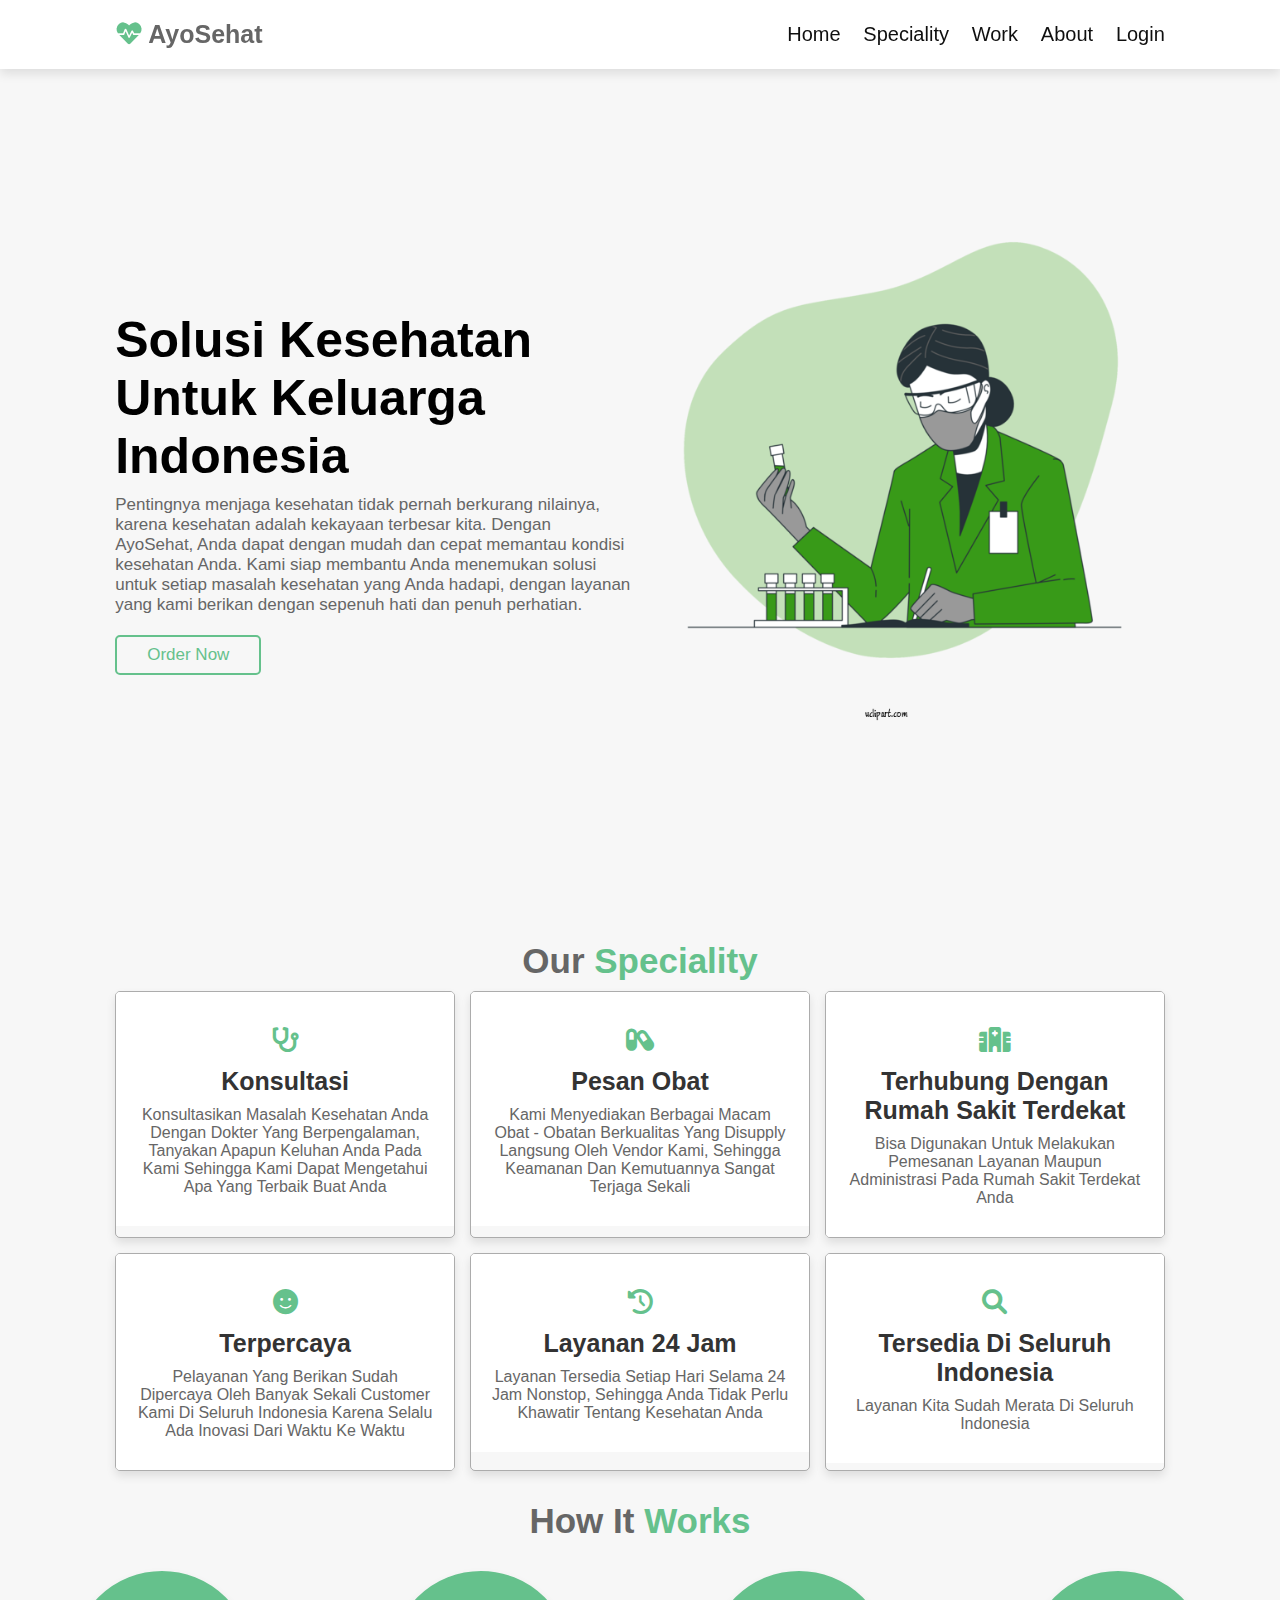
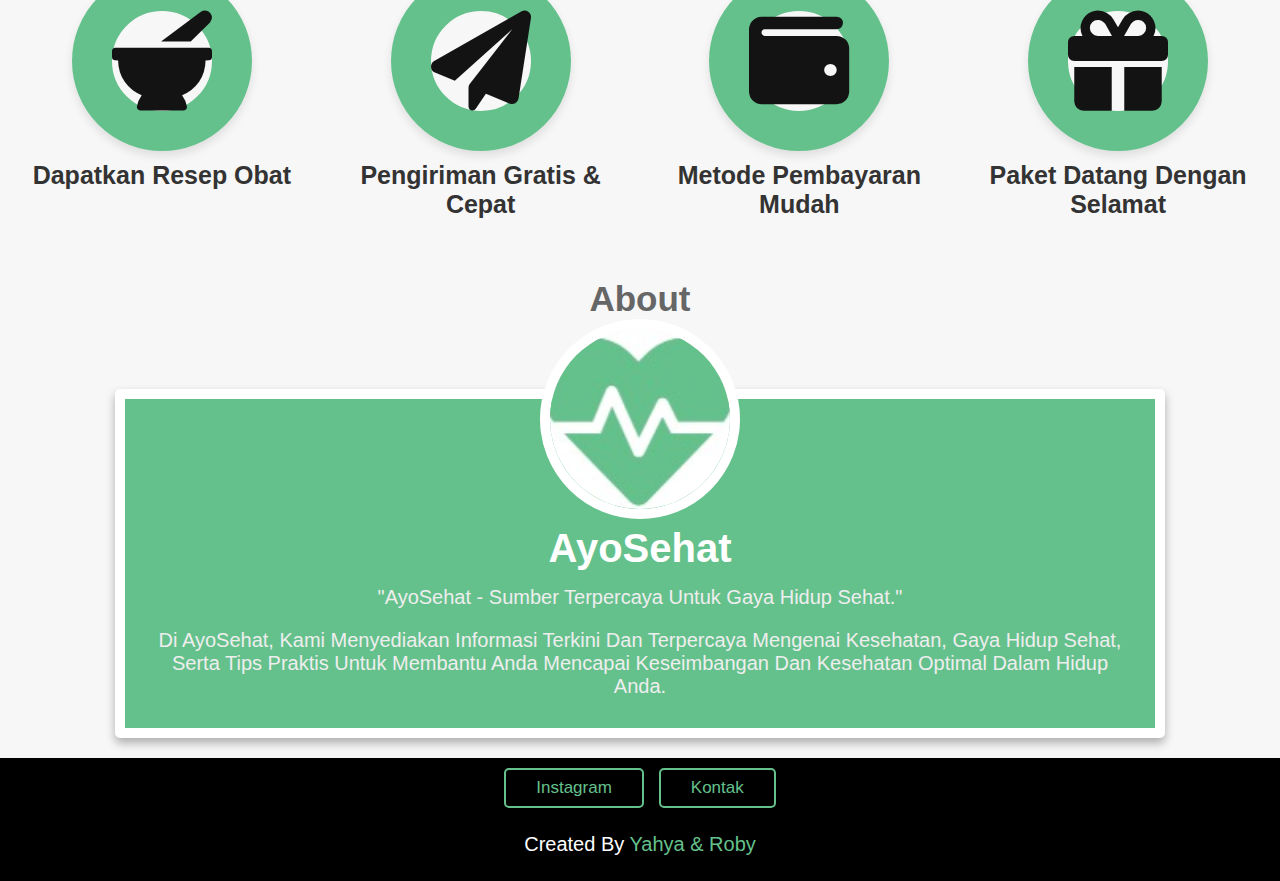
<file: projectWEB/BasicWebSubmission-main/BasicWebSubmission-main/index.html>
<!DOCTYPE html>
<html lang="en">
<head>
    <meta charset="UTF-8">
    <meta name="viewport" content="width=device-width, initial-scale=1.0">
    <title>AyoSehat</title>
    <link rel="stylesheet" href="https://cdnjs.cloudflare.com/ajax/libs/font-awesome/6.0.0/css/all.min.css">
    <link rel="stylesheet" href="assets/style.css">
</head>
<body>
    <a href="https://wa.me/YourPhoneNumberHere" class="whatsapp-float" target="_blank">
    <i class="fa fa-whatsapp my-float"></i></a>
    <header>
        <a href="#" class="logo"><i class="fa-solid fa-heart-pulse"></i>AyoSehat</a>
        <div id="menu-bar" class="fas fa-bars"></div>
        <nav class="navbar">
            <a href="#home">Home</a>
            <a href="#speciality">Speciality</a>
            <a href="#steps">Work</a>
            <a href="#about">About</a>
            <a href="login.html">Login</a>
        </nav>
    </header>
    <script>
        document.getElementById('login-link').addEventListener('click', function(event) {
            event.preventDefault(); 
            window.location.href = 'login.html';
        });
    </script>    
    <main>
        <article>
            <section class="home" id="home">
                <div class="content">
                    <h3>Solusi Kesehatan Untuk Keluarga Indonesia</h3>
                    <p style="text-transform: none;">Pentingnya menjaga kesehatan tidak pernah berkurang nilainya, karena kesehatan adalah kekayaan terbesar kita. Dengan AyoSehat, Anda dapat dengan mudah dan cepat memantau kondisi kesehatan Anda. Kami siap membantu Anda menemukan solusi untuk setiap masalah kesehatan yang Anda hadapi, dengan layanan yang kami berikan dengan sepenuh hati dan penuh perhatian.</p>
                    <a href="order.html" class="btn">Order Now</a>
                </div>
                <div class="image">
                    <img src="assets/images/medical.png" alt="">
                </div>
            </section>
            <section class="speciality" id="speciality">
                <h1 class="heading"> our <span>speciality</span> </h1>
                <div class="box-container">
                    <div class="box">
                        <div class="content">
                            <i class="fa-solid fa-stethoscope"></i>
                            <h3>Konsultasi</h3>
                            <p>konsultasikan masalah kesehatan anda dengan dokter yang berpengalaman, tanyakan apapun keluhan anda pada kami sehingga kami dapat mengetahui apa yang terbaik buat anda</p>
                        </div>
                    </div>
                    <div class="box">
                        <div class="content">
                            <i class="fa-solid fa-capsules"></i>
                            <h3>Pesan obat</h3>
                            <p>kami menyediakan berbagai macam obat - obatan berkualitas yang disupply langsung oleh vendor kami, sehingga keamanan dan kemutuannya sangat terjaga sekali</p>
                        </div>
                    </div>
                    <div class="box">
                        <div class="content">
                            <i class="fa-solid fa-hospital"></i>
                            <h3>Terhubung dengan rumah sakit terdekat</h3>
                            <p>bisa digunakan untuk melakukan pemesanan layanan maupun administrasi pada rumah sakit terdekat anda</p>
                        </div>
                    </div>
                    <div class="box">
                        <div class="content">
                            <i class="fa-solid fa-face-smile"></i>
                            <h3>Terpercaya</h3>
                            <p>pelayanan yang berikan sudah dipercaya oleh banyak sekali customer kami di seluruh indonesia karena selalu ada inovasi dari waktu ke waktu </p>
                        </div>
                    </div>
                    <div class="box">
                        <div class="content">
                            <i class="fa-solid fa-clock-rotate-left"></i>
                            <h3>Layanan 24 jam</h3>
                            <p>Layanan tersedia setiap hari selama 24 jam nonstop, sehingga anda tidak perlu khawatir tentang kesehatan anda</p>
                        </div>
                    </div>
                    <div class="box">
                        <div class="content">
                            <i class="fa-solid fa-magnifying-glass"></i>
                            <h3>Tersedia di seluruh indonesia</h3>
                            <p>Layanan kita sudah merata di seluruh indonesia</p>
                        </div>
                    </div>
                </div>
            </section>
        </article>
        <article>
            <div class="step-container" id="steps">
                <h1 class="heading">how it <span>works</span></h1>
                <section class="steps">
                    <div class="box">
                        <i class="fa-solid fa-mortar-pestle"></i>
                        <h3>dapatkan resep obat</h3>
                    </div>
                    <div class="box">
                        <i class="fa-solid fa-paper-plane"></i>
                        <h3>pengiriman gratis & cepat</h3>
                    </div>
                    <div class="box">
                        <i class="fa-solid fa-wallet"></i>
                        <h3>metode pembayaran mudah</h3>
                    </div>
                    <div class="box">
                        <i class="fa-solid fa-gift"></i>
                        <h3>paket datang dengan selamat</h3>
                    </div>
                </section>
            </div>
        </article>
        <aside>
            <section class="about" id="about">
                <h1 class="heading"> About</h1>
                <div class="box-container">
                    <div class="box">
                        <img src="assets/images/WhatsApp Image 2024-05-07 at 19.35.45_13625770.jpg" alt="">
                        <h3>AyoSehat</h3>
                        <p>"AyoSehat - Sumber Terpercaya untuk Gaya Hidup Sehat."</p>
                        <p>Di AyoSehat, kami menyediakan informasi terkini dan terpercaya mengenai kesehatan, gaya hidup sehat, serta tips praktis untuk membantu Anda mencapai keseimbangan dan kesehatan optimal dalam hidup Anda.</p>
                    </div>
                </div>
            </section>
        </aside>
    </main>
    <footer>
        <div class="share">
            <a href="https://www.instagram.com/yah_isme" class="btn">instagram</a>
            <a href="https://wa.me/qr/GX4P36XGIOEKI1" class="btn">Kontak</a>
        </div>
        <h1 class="credit"> created by <span> Yahya & Roby </span></h1>
    </footer>
    <a href="#home" class="fas fa-angle-up" id="scroll-top"></a>
    <script src="assets/script.js"></script>
</body>
</html>
</file>
<file: projectWEB/BasicWebSubmission-main/BasicWebSubmission-main/assets/style.css>
html,body {
	height: 100%;
}

body.my-login-page {
	background-color: #f7f9fb;
	font-size: 14px;
}

.my-login-page .brand {
	width: 90px;
	height: 90px;
	overflow: hidden;
	border-radius: 50%;
	margin: 40px auto;
	box-shadow: 0 4px 8px rgba(0,0,0,.05);
	position: relative;
	z-index: 1;
}

.my-login-page .brand img {
	width: 100%;
}

.my-login-page .card-wrapper {
	width: 400px;
}

.my-login-page .card {
	border-color: transparent;
	box-shadow: 0 4px 8px rgba(0,0,0,.05);
}

.my-login-page .card.fat {
	padding: 10px;
}

.my-login-page .card .card-title {
	margin-bottom: 30px;
}

.my-login-page .form-control {
	border-width: 2.3px;
}

.my-login-page .form-group label {
	width: 100%;
}

.my-login-page .btn.btn-block {
	padding: 12px 10px;
}

.my-login-page .footer {
	margin: 40px 0;
	color: #888;
	text-align: center;
}



@media screen and (max-width: 425px) {
	.my-login-page .card-wrapper {
		width: 90%;
		margin: 0 auto;
	}
}

@media screen and (max-width: 320px) {
	.my-login-page .card.fat {
		padding: 0;
	}

	.my-login-page .card.fat .card-body {
		padding: 15px;
	}
}



@import url('https://fonts.googleapis.com/css2?family=Nunito:wght@200;300;400;600;700&display=swap');

:root{
  --red:#65C18C;
}

*{
  font-family: 'Nunito', sans-serif;
  margin:0; padding:0;
  box-sizing: border-box;
  outline: none; border:none;
  text-decoration: none;
  text-transform: capitalize;
  transition:all .2s linear;
}

*::selection{
  background:var(--red);
  color:#fff;
}

html{
  font-size: 62.5%;
  overflow-x: hidden;
  scroll-behavior: smooth;
  scroll-padding-top: 6rem;
}

body{
  background:#f7f7f7;
}

section{
  padding:2rem 9%;
}

.heading{
  text-align: center;
  font-size: 3.5rem;
  padding:1rem;
  color:#666;
}

.heading span{
  color:var(--red);
}

.btn{
  display: inline-block;
  padding:.8rem 3rem;
  border:.2rem solid var(--red);
  color:var(--red);
  cursor: pointer;
  font-size: 1.7rem;
  border-radius: .5rem;
  position: relative;
  overflow: hidden;
  z-index: 0;
  margin-top: 1rem;
}

.btn::before{
  content: '';
  position: absolute;
  top:0; right: 0;
  width:0%;
  height:100%;
  background:var(--red);
  transition: .3s linear;
  z-index: -1;
}

.btn:hover::before{
  width:100%;
  left: 0;
}

.btn:hover{
  color:#fff;
}

header{
  position: fixed;
  top:0; left: 0; right:0;
  z-index: 1000;
  display: flex;
  align-items: center;
  justify-content: space-between;
  background: white;
  padding:2rem 9%;
  box-shadow: 0 .5rem 1rem rgba(0,0,0,.1);
}

header .logo{
  font-size: 2.5rem;
  font-weight: bolder;
  color:#666;
}

header .logo i{
  padding-right: .5rem;
  color:var(--red);
}

header .navbar a{
  font-size: 2rem;
  margin-left: 2rem;
  color:rgb(15, 15, 15);
}

header .navbar a:hover{
  color:var(--red);
}

#menu-bar{
  font-size: 3rem;
  cursor: pointer;
  color:#666;
  border:.1rem solid #666;
  border-radius: .3rem;
  padding:.5rem 1.5rem;
  display: none;
}

.home{
  display: flex;
  flex-wrap: wrap;
  gap:1.5rem;
  min-height: 100vh;
  align-items: center;
}

.home .content{
  flex:1 1 40rem;
  padding-top: 6.5rem;
}
.home .content :hover{
  color: rgb(0, 0, 0);
}

.home .image{
  flex:1 1 40rem;
}

.home .image img{
  width:100%;
  padding:1rem;
  animation:float 3s linear infinite;
}

@keyframes float{
  0%, 100%{
    transform: translateY(0rem);
  }
  50%{
    transform: translateY(3rem);
  }
}

.home .content h3{
  font-size: 5rem;
  /* color:#333; */
  color: black;
}
.home .content h3 :hover{
  color: white;

}

.home .content p{
  font-size: 1.7rem;
  color:#666;
  padding:1rem 0;
}

.speciality .box-container{
  display: flex;
  flex-wrap: wrap;
  gap:1.5rem;
}

.speciality .box-container .box{
  flex:1 1 30rem;
  position: relative;
  overflow: hidden;
  box-shadow: 0 .5rem 1rem rgba(0,0,0,.1);
  border:.1rem solid rgba(0,0,0,.3);
  cursor: pointer;
  border-radius: .5rem;
}
.speciality .box-container .box .content{
  text-align: center;
  background:#fff;
  padding:2rem;
}

.speciality .box-container .box .content i{
  font-size: 2.5rem;
  color : #65C18C;
  margin:1.5rem 0;
}

.speciality .box-container .box .content h3{
  font-size: 2.5rem;
  color:#333;
}

.speciality .box-container .box .content p{
  font-size: 1.6rem;
  color:#666;
  padding:1rem 0;
}

.speciality .box-container .box:hover .image{
  top:0;
}

.steps{
  display: flex;
  flex-wrap: wrap;
  gap:1.5rem;
  padding:1rem;
}

.steps .box{
  flex:1 1 25rem;
  padding:1rem;
  text-align: center;
}

.steps .box i{
  font-size: 10rem;
  color: rgb(19, 19, 19);
  border-radius: 50%;
  border: 4rem solid #65C18C;
  box-shadow: 0 .5rem 1rem rgba(0,0,0,.1);
}

.steps .box h3{
  font-size: 2.5rem;
  color:#333;
  padding:1rem;
}

.about .box-container{
  display: flex;
  flex-wrap: wrap;
  gap:1.5rem;
}

.about .box-container .box{
  text-align: center;
  padding:2rem;
  border:1rem solid #fff;
  box-shadow: 0 .5rem 1rem rgba(0,0,0,.3);
  border-radius: .5rem;
  flex:1 1 30rem;
  background:#65C18C;
  margin-top: 6rem;
}

.about .box-container .box img{
  height: 20rem;
  width: 20rem;
  border-radius: 50%;
  border:1rem solid #fff;
  margin-top: -10rem;
  object-fit: cover;
}

.about .box-container .box h3{
  font-size: 4rem;
  color:#fff;
  padding:.5rem 0;
}


.about .box-container .box p{
  font-size: 2rem;
  color:#eee;
  padding:1rem 0;
}

footer{
  background:#000;
  text-align: center;
}

footer .share{
  display: flex;
  gap:1.5rem;
  justify-content: center;
  flex-wrap: wrap;
}

footer .credit{
  padding:2.5rem 1rem;
  color:#fff;
  font-weight: normal;
  font-size: 2rem;
}

footer .credit span{
  color:var(--red);
}

#scroll-top{
  position: fixed;
  top:-120%;
  right:2rem;
  padding:.5rem 1.5rem;
  font-size: 4rem;
  background:var(--red);
  color:#fff;
  border-radius: .5rem;
  transition: 1s linear;
  z-index: 1000;
}

#scroll-top.active{
  top:calc(100% - 12rem)
}
@media(max-width:991px){

    html{
      font-size: 55%;
    }
  
    header{
      padding:2rem;
    }
  
    section{
      padding:2rem;
    }
  
  }
  
  @media(max-width:768px){
  
    #menu-bar{
      display: initial;
    }
  
    header .navbar{
      position: absolute;
      top:100%; left: 0; right:0;
      background: #f7f7f7;
      border-top: .1rem solid rgba(0,0,0,.1);
      clip-path: polygon(0 0, 100% 0, 100% 0, 0 0);
    }
  
    header .navbar.active{
      clip-path: polygon(0 0, 100% 0, 100% 100%, 0% 100%);
    }
  
    header .navbar a{
      margin: 1.5rem;
      padding:1.5rem;
      display: block;
      border:.2rem solid rgba(0,0,0,.1);
      border-left:.5rem solid var(--red);
      background:#fff;
    }
    .footer {
        text-align: center; 
        position: fixed; 
        bottom: 0; 
        left: 0; 
        right: 0; 
        background-color: #000; 
        color: #fff;
        padding: 10px 0; 
      }      
  
  }
</file>
